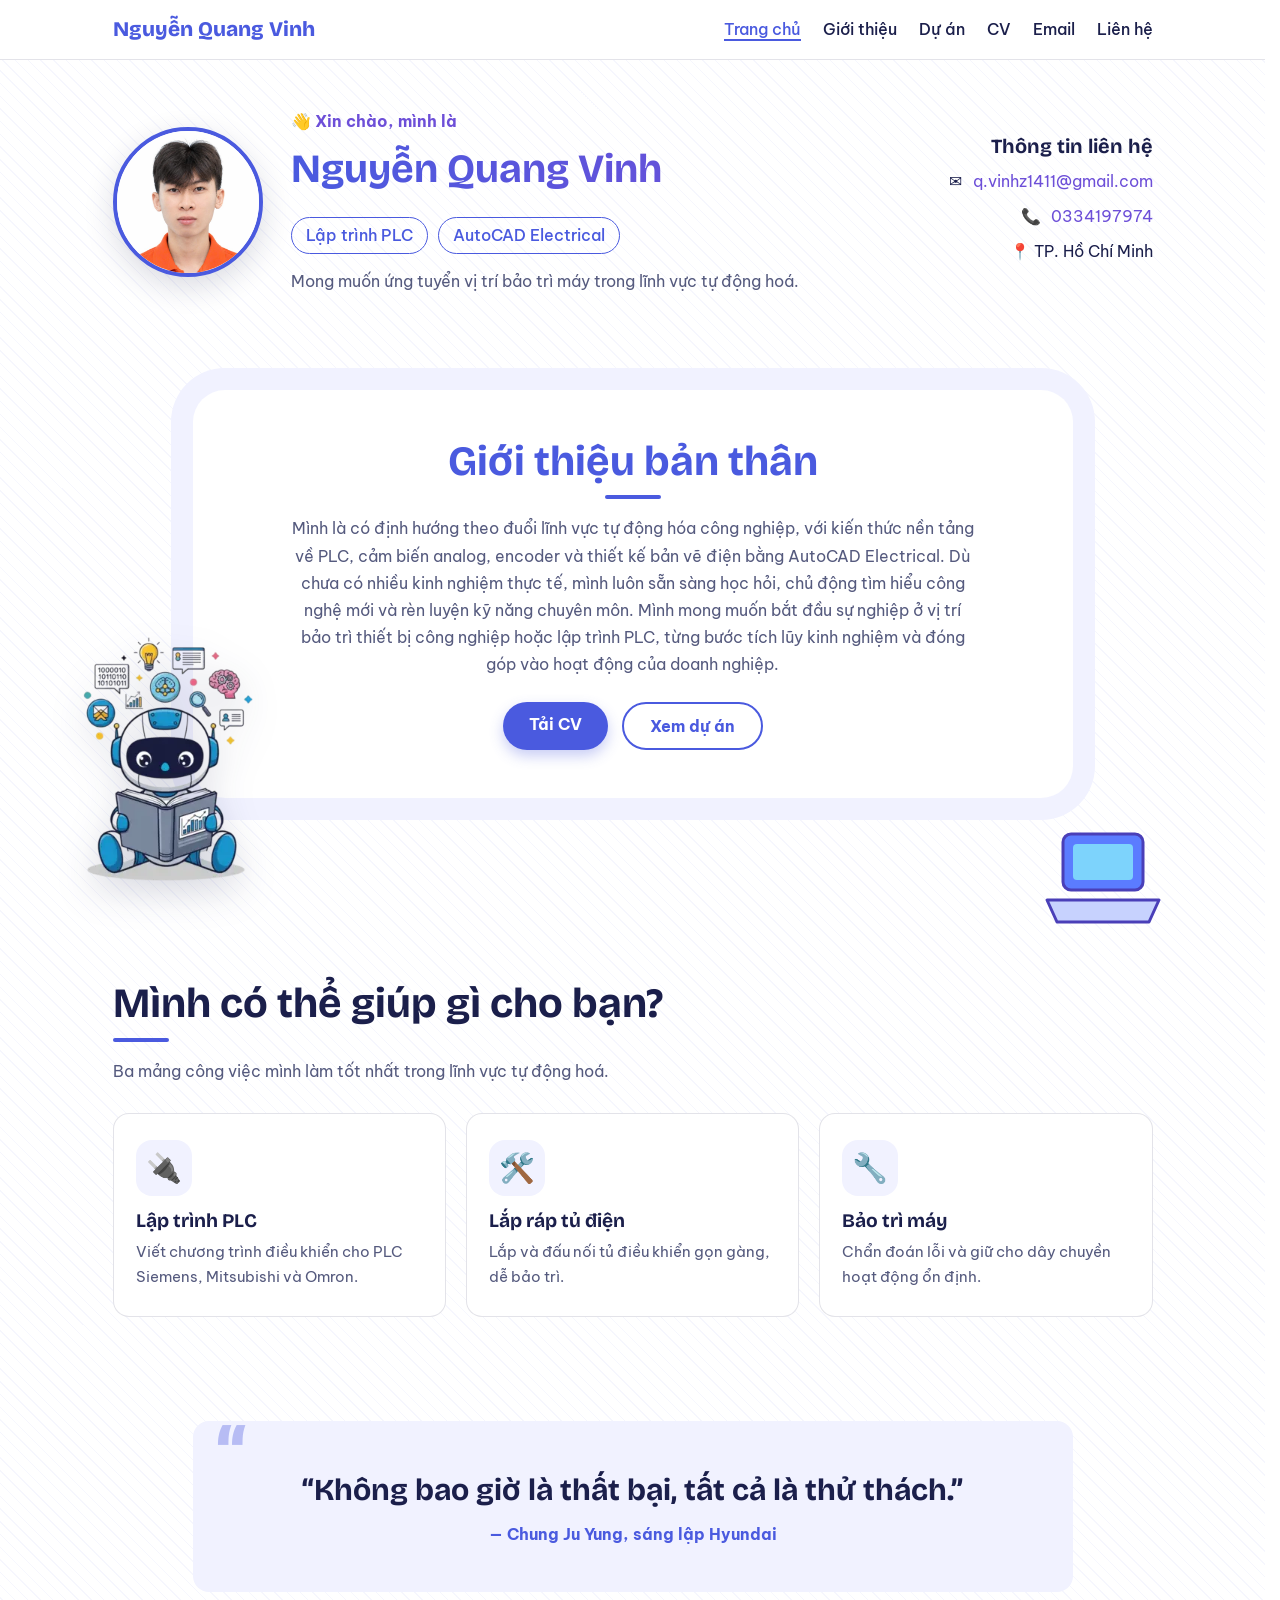
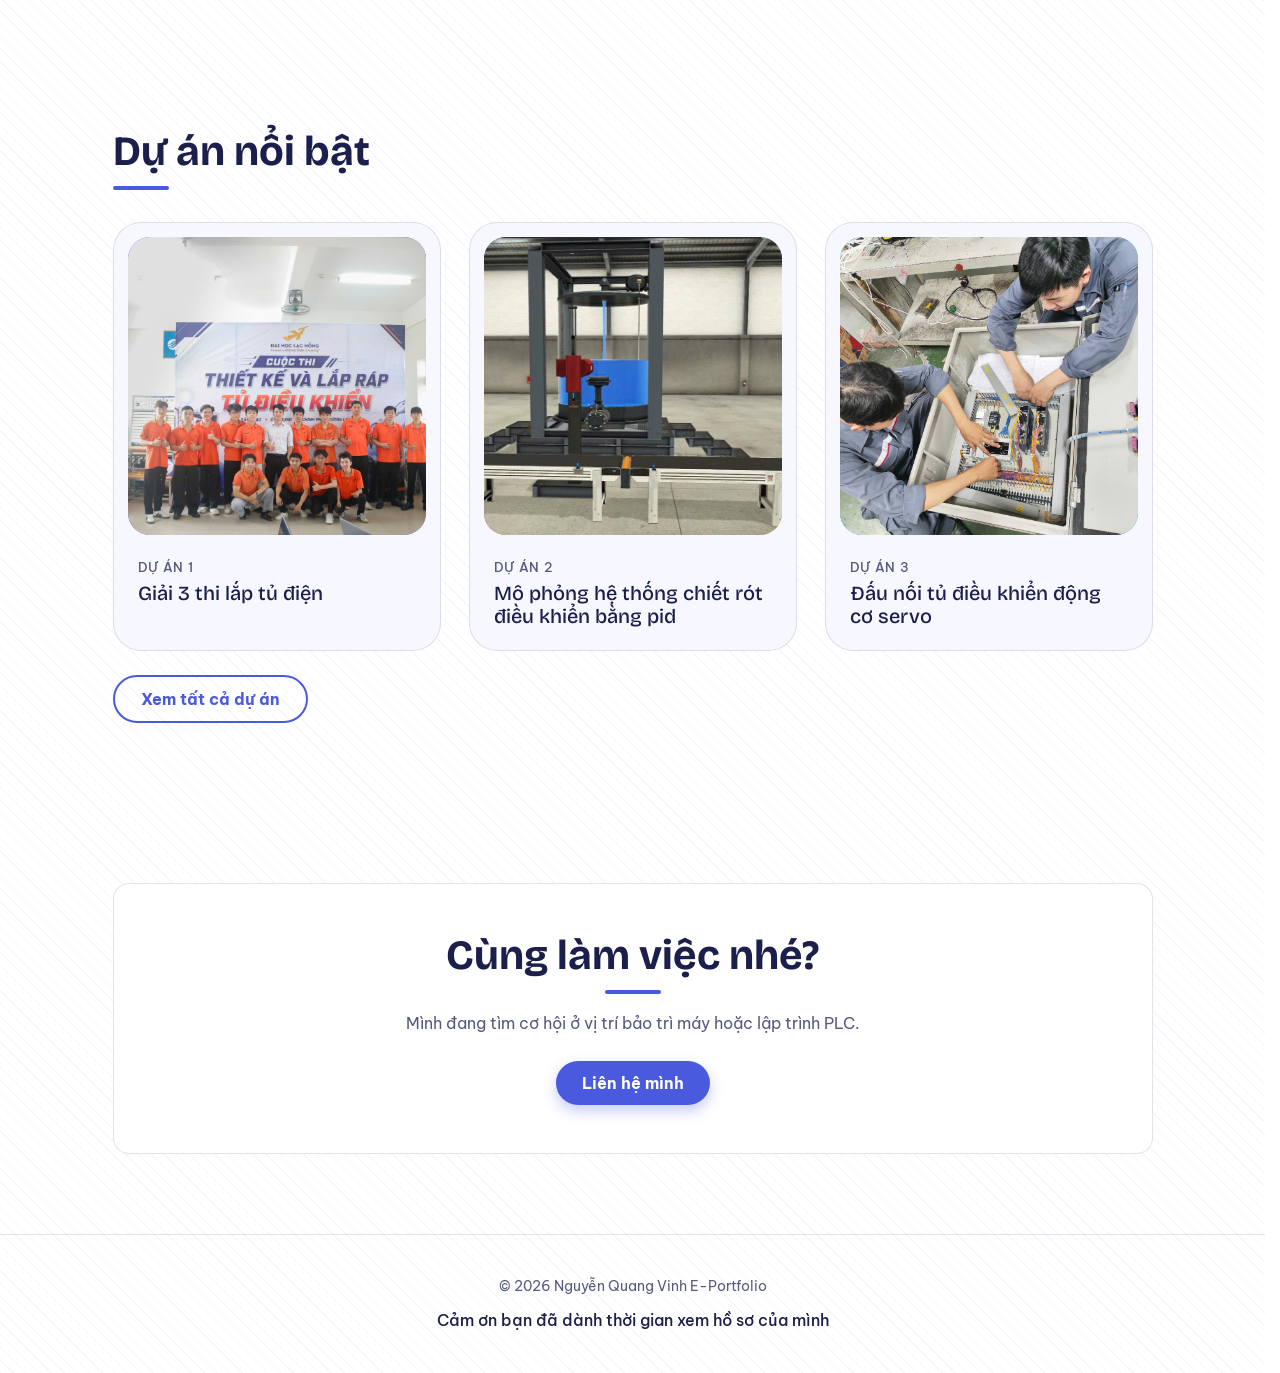
<file: index.html>
<!DOCTYPE html>
<html lang="vi">
<head>
  <meta charset="UTF-8">
  <meta name="viewport" content="width=device-width, initial-scale=1">
  <title>Trang chủ – Nguyễn Quang Vinh</title>
  <link rel="icon" href="assets/favicon.svg">
  <link rel="preconnect" href="https://fonts.googleapis.com">
  <link rel="preconnect" href="https://fonts.gstatic.com" crossorigin>
  <link href="https://fonts.googleapis.com/css2?family=Be+Vietnam+Pro:wght@400;500;700&family=Bricolage+Grotesque:wght@700;800&display=swap" rel="stylesheet">
  <link rel="stylesheet" href="css/main.css">
</head>
<body>
  <div class="navbar">
    <nav class="container nav" aria-label="Menu chính">
      <a class="logo" href="index.html">Nguyễn Quang Vinh</a>
      <ul class="menu">
        <li><a href="index.html" aria-current="page">Trang chủ</a></li>
        <li><a href="about.html" >Giới thiệu</a></li>
        <li><a href="projects.html" >Dự án</a></li>
        <li><a href="cv.html" >CV</a></li>
        <li><a href="email.html" >Email</a></li>
        <li><a href="contact.html" >Liên hệ</a></li>
      </ul>
    </nav>
  </div>
  <main>
    <header class="container hero">
      <div class="who">
        <div class="photo">
          <span aria-hidden="true">HV</span>
          <img src="assets/avatart.jpg" alt="Ảnh đại diện của Vinh">
        </div>
        <div>
          <p class="hello">👋 Xin chào, mình là</p>
          <h1>Nguyễn Quang Vinh</h1>
          <ul class="roles"><li>Lập trình PLC</li><li>AutoCAD Electrical</li></ul>
          <p class="goal">Mong muốn ứng tuyển vị trí bảo trì máy trong lĩnh vực tự động hoá.</p>
        </div>
      </div>
      <aside class="contact-box">
        <h2>Thông tin liên hệ</h2>
        <ul><li>✉️ <a>q.vinhz1411@gmail.com</a></li><li>📞 <a>0334197974</a></li><li>📍 TP. Hồ Chí Minh</li></ul>
      </aside>
    </header>

    <section class="container intro-wrap">
      <img class="deco robot" src="assets/robot.png" alt="" aria-hidden="true">
      <div class="intro">
        <h2>Giới thiệu bản thân</h2>
        <p>Mình là có định hướng theo đuổi lĩnh vực tự động hóa công nghiệp, với kiến thức nền tảng về PLC,
          cảm biến analog, encoder và thiết kế bản vẽ điện bằng AutoCAD Electrical. 
          Dù chưa có nhiều kinh nghiệm thực tế, mình luôn sẵn sàng học hỏi, 
          chủ động tìm hiểu công nghệ mới và rèn luyện kỹ năng chuyên môn. 
          Mình mong muốn bắt đầu sự nghiệp ở vị trí bảo trì thiết bị công nghiệp hoặc lập trình PLC, 
          từng bước tích lũy kinh nghiệm và đóng góp vào hoạt động của doanh nghiệp.</p>
        <div class="btns"><a class="btn" href="assets/CV_NguyenQuangVinh.pdf" download>Tải CV</a><a class="btn ghost" href="projects.html">Xem dự án</a></div>
      </div>
      <svg class="deco laptop" viewBox="0 0 140 110" aria-hidden="true"><rect x="30" y="8" width="80" height="56" rx="8" fill="#5b7cff" stroke="#4a3fb8" stroke-width="3"/><rect x="40" y="18" width="60" height="36" rx="4" fill="#7dd3fc"/><path d="M14 74h112l-10 22H24z" fill="#c7d2fe" stroke="#4a3fb8" stroke-width="3" stroke-linejoin="round"/></svg>
    </section>

    <section class="container">
      <h2>Mình có thể giúp gì cho bạn?</h2>
      <p class="lead">Ba mảng công việc mình làm tốt nhất trong lĩnh vực tự động hoá.</p>
      <div class="services">
        <div class="service"><span>🔌</span><h3>Lập trình PLC</h3><p>Viết chương trình điều khiển cho PLC Siemens, Mitsubishi và Omron.</p></div>
        <div class="service"><span>🛠️</span><h3>Lắp ráp tủ điện</h3><p>Lắp và đấu nối tủ điều khiển gọn gàng, dễ bảo trì.</p></div>
        <div class="service"><span>🔧</span><h3>Bảo trì máy</h3><p>Chẩn đoán lỗi và giữ cho dây chuyền hoạt động ổn định.</p></div>
      </div>
    </section>

    <section class="container" style="padding-block:24px 0">
      <blockquote class="quote big">“Không bao giờ là thất bại, tất cả là thử thách.”<cite>— Chung Ju Yung, sáng lập Hyundai</cite></blockquote>
    </section>

    <section style="margin-top:56px"><div class="container">
      <h2>Dự án nổi bật</h2>
      <div class="projects">
        <a class="project" href="projects.html#proj-1"><div class="thumb"><span>🏆</span><img src="assets/td.jpg" alt=""></div><div class="project-info"><small>Dự án 1</small><h3>Giải 3 thi lắp tủ điện</h3></div></a>
        <a class="project" href="projects.html#proj-2"><div class="thumb"><span>⚙️</span><img src="assets/pid.jpg" alt=""></div><div class="project-info"><small>Dự án 2</small><h3>Mô phỏng hệ thống chiết rót điều khiển bằng pid</h3></div></a>
        <a class="project" href="projects.html#proj-3"><div class="thumb"><span>📦</span><img src="assets/Sunsco.jpg" alt=""></div><div class="project-info"><small>Dự án 3</small><h3>Đấu nối tủ điều khiển động cơ servo</h3></div></a>
      </div>
      <div class="btns"><a class="btn ghost" href="projects.html">Xem tất cả dự án</a></div>
    </div></section>
    <section class="container"><div class="cta">
      <h2>Cùng làm việc nhé?</h2>
      <p class="lead" style="margin-inline:auto">Mình đang tìm cơ hội ở vị trí bảo trì máy hoặc lập trình PLC.</p>
      <div class="btns"><a class="btn" href="contact.html">Liên hệ mình</a></div>
    </div></section>
  </main>
  <footer><p>© 2026 Nguyễn Quang Vinh E-Portfolio</p><p>Cảm ơn bạn đã dành thời gian xem hồ sơ của mình</p></footer>
</body>
</html>
</file>
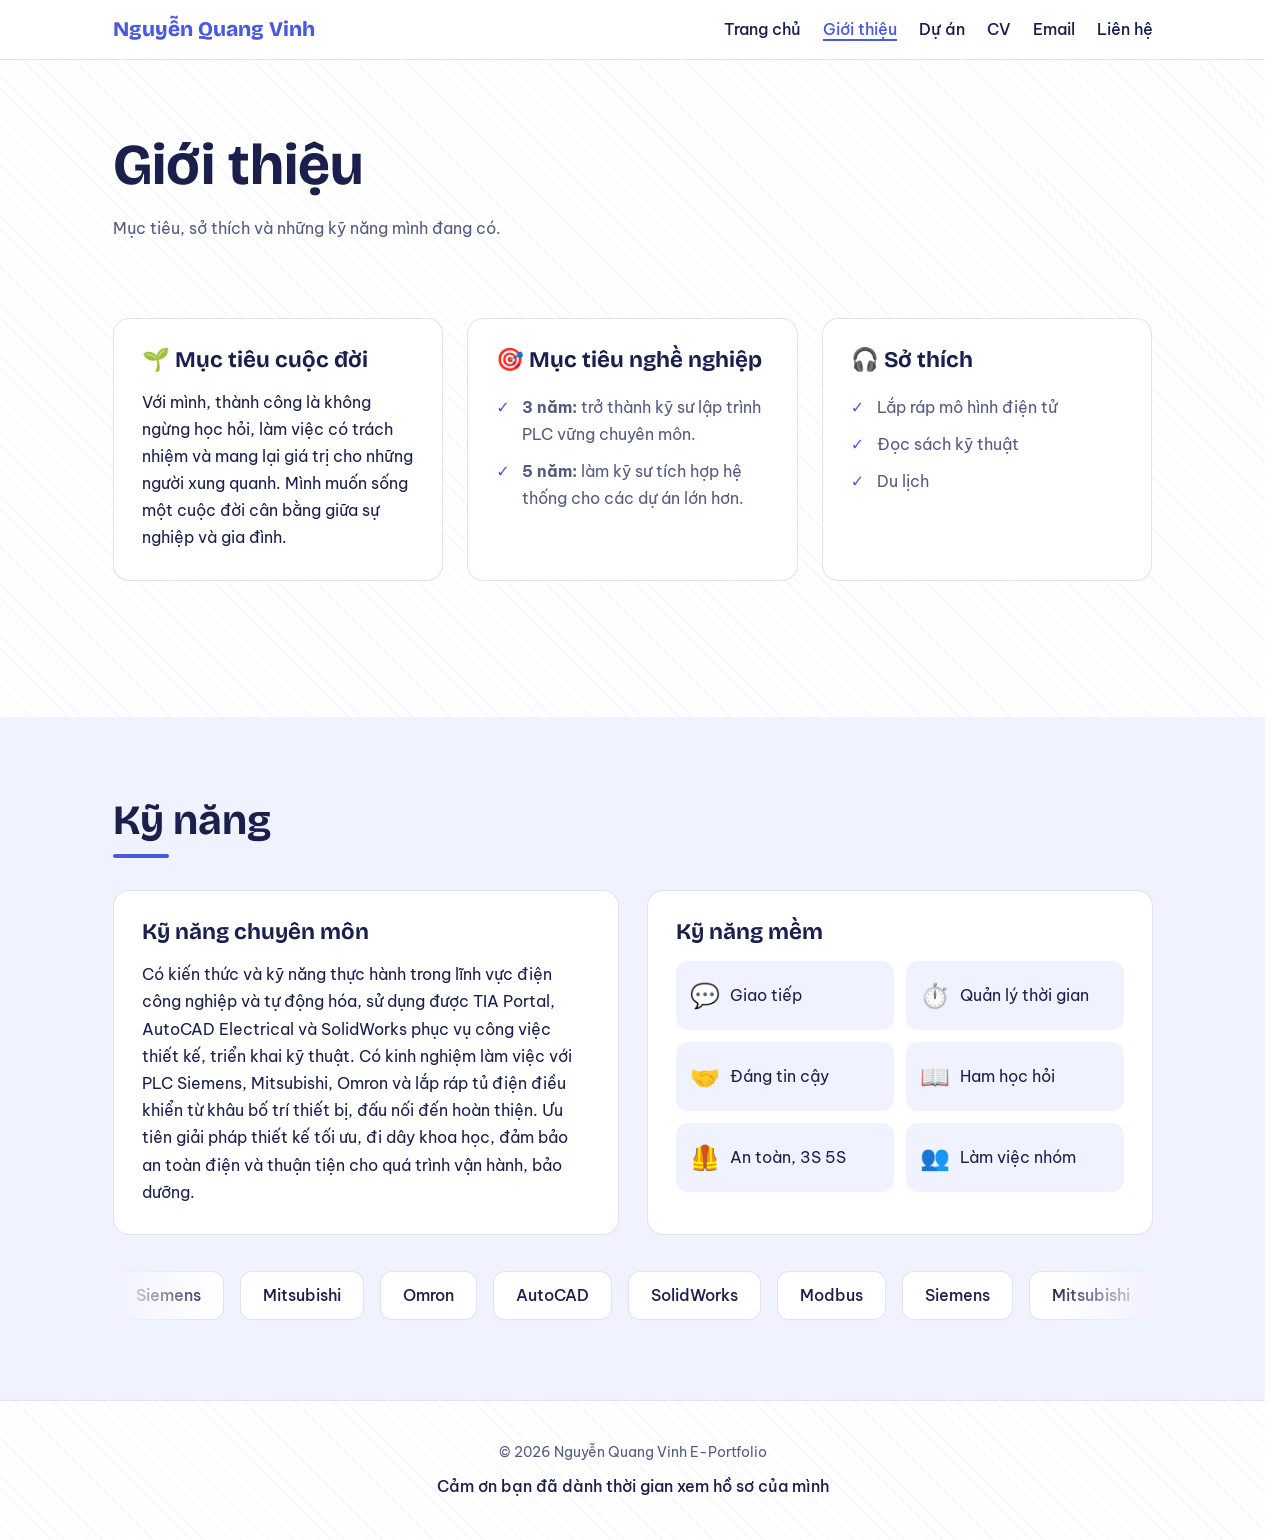
<file: about.html>
<!DOCTYPE html>
<html lang="vi">
<head>
  <meta charset="UTF-8">
  <meta name="viewport" content="width=device-width, initial-scale=1">
  <title>Giới thiệu – Nguyễn Quang Vinh</title>
  <link rel="icon" href="assets/favicon.svg">
  <link rel="preconnect" href="https://fonts.googleapis.com">
  <link rel="preconnect" href="https://fonts.gstatic.com" crossorigin>
  <link href="https://fonts.googleapis.com/css2?family=Be+Vietnam+Pro:wght@400;500;700&family=Bricolage+Grotesque:wght@700;800&display=swap" rel="stylesheet">
  <link rel="stylesheet" href="css/main.css">
</head>
<body>
  <div class="navbar">
    <nav class="container nav" aria-label="Menu chính">
      <a class="logo" href="index.html">Nguyễn Quang Vinh</a>
      <ul class="menu">
        <li><a href="index.html" >Trang chủ</a></li>
        <li><a href="about.html" aria-current="page">Giới thiệu</a></li>
        <li><a href="projects.html" >Dự án</a></li>
        <li><a href="cv.html" >CV</a></li>
        <li><a href="email.html" >Email</a></li>
        <li><a href="contact.html" >Liên hệ</a></li>
      </ul>
    </nav>
  </div>
  <main>
    <div class="container page-head"><h1>Giới thiệu</h1><p class="lead">Mục tiêu, sở thích và những kỹ năng mình đang có.</p></div>

    <section class="container" style="padding-top:24px">
      <div class="cards">
        <div class="panel"><h3>🌱 Mục tiêu cuộc đời</h3><p>Với mình, thành công là không ngừng học hỏi, làm việc có trách nhiệm và mang lại giá trị cho những người xung quanh. Mình muốn sống một cuộc đời cân bằng giữa sự nghiệp và gia đình.</p></div>
        <div class="panel"><h3>🎯 Mục tiêu nghề nghiệp</h3><ul class="checks"><li><b>3 năm:</b> trở thành kỹ sư lập trình PLC vững chuyên môn.</li><li><b>5 năm:</b> làm kỹ sư tích hợp hệ thống cho các dự án lớn hơn.</li></ul></div>
        <div class="panel"><h3>🎧 Sở thích</h3><ul class="checks"><li>Lắp ráp mô hình điện tử</li><li>Đọc sách kỹ thuật</li><li>Du lịch</li></ul></div>
      </div>
    </section>

    <section class="alt" style="margin-top:56px"><div class="container">
      <h2>Kỹ năng</h2>
      <div class="skills-grid">
        <div class="panel"><h3>Kỹ năng chuyên môn</h3>
          <p>Có kiến thức và kỹ năng thực hành trong lĩnh vực điện công nghiệp và tự động hóa, sử dụng được TIA Portal, AutoCAD Electrical và SolidWorks phục vụ công việc thiết kế, triển khai kỹ thuật. Có kinh nghiệm làm việc với PLC Siemens, Mitsubishi, Omron và lắp ráp tủ điện điều khiển từ khâu bố trí thiết bị, đấu nối đến hoàn thiện. Ưu tiên giải pháp thiết kế tối ưu, đi dây khoa học, đảm bảo an toàn điện và thuận tiện cho quá trình vận hành, bảo dưỡng.</p>
        </div>
        <div class="panel"><h3>Kỹ năng mềm</h3>
          <ul class="soft">
            <li><span>💬</span>Giao tiếp</li><li><span>⏱️</span>Quản lý thời gian</li><li><span>🤝</span>Đáng tin cậy</li>
            <li><span>📖</span>Ham học hỏi</li><li><span>🦺</span>An toàn, 3S 5S</li><li><span>👥</span>Làm việc nhóm</li>
          </ul>
        </div>
      </div>
      <div class="marquee" aria-label="Công cụ sử dụng"><ul class="track">
        <li class="tool">Siemens</li><li class="tool">Mitsubishi</li><li class="tool">Omron</li><li class="tool">AutoCAD</li><li class="tool">SolidWorks</li><li class="tool">Modbus</li>
        <li class="tool" aria-hidden="true">Siemens</li><li class="tool" aria-hidden="true">Mitsubishi</li><li class="tool" aria-hidden="true">Omron</li><li class="tool" aria-hidden="true">AutoCAD</li><li class="tool" aria-hidden="true">SolidWorks</li>
      </ul></div>
    </div></section>
  </main>
  <footer><p>© 2026 Nguyễn Quang Vinh E-Portfolio</p><p>Cảm ơn bạn đã dành thời gian xem hồ sơ của mình</p></footer>
</body>
</html>
</file>
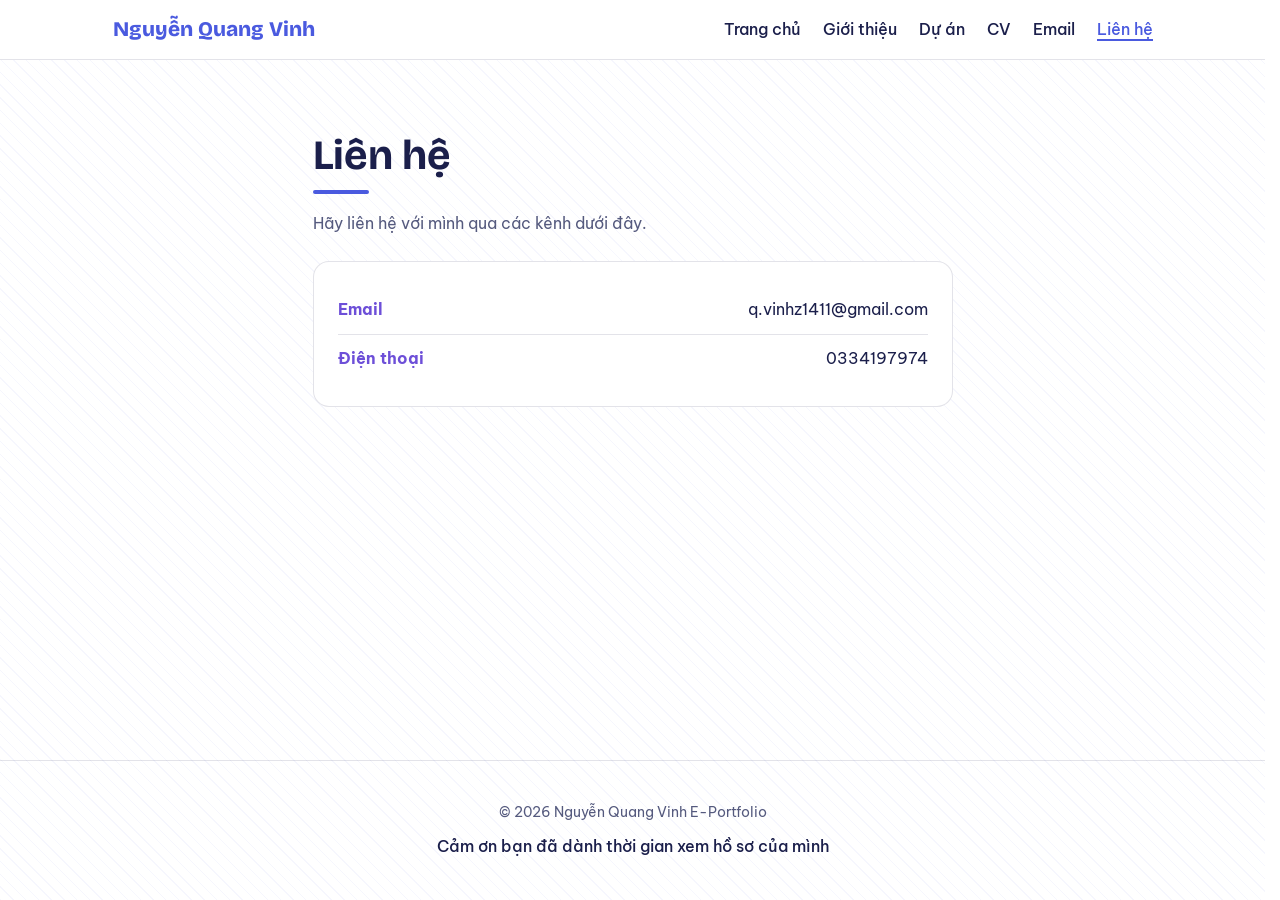
<file: contact.html>
<!DOCTYPE html>
<html lang="vi">
<head>
  <meta charset="UTF-8">
  <meta name="viewport" content="width=device-width, initial-scale=1">
  <title>Liên hệ – Nguyễn Quang Vinh</title>
  <link rel="icon" href="assets/favicon.svg">
  <link rel="preconnect" href="https://fonts.googleapis.com">
  <link rel="preconnect" href="https://fonts.gstatic.com" crossorigin>
  <link href="https://fonts.googleapis.com/css2?family=Be+Vietnam+Pro:wght@400;500;700&family=Bricolage+Grotesque:wght@700;800&display=swap" rel="stylesheet">
  <link rel="stylesheet" href="css/main.css">
</head>
<body>
  <div class="navbar">
    <nav class="container nav" aria-label="Menu chính">
      <a class="logo" href="index.html">Nguyễn Quang Vinh</a>
      <ul class="menu">
        <li><a href="index.html" >Trang chủ</a></li>
        <li><a href="about.html" >Giới thiệu</a></li>
        <li><a href="projects.html" >Dự án</a></li>
        <li><a href="cv.html" >CV</a></li>
        <li><a href="email.html" >Email</a></li>
        <li><a href="contact.html" aria-current="page">Liên hệ</a></li>
      </ul>
    </nav>
  </div>
  <main>
    <section class="container contact-single">
      <h2>Liên hệ</h2>
      <p class="lead">Hãy liên hệ với mình qua các kênh dưới đây.</p>
      <ul class="info" style="margin-top:24px"><li><b>Email</b><span>q.vinhz1411@gmail.com</span></li><li><b>Điện thoại</b><span>0334197974</span></li></ul>
    </section>
  </main>
  <footer><p>© 2026 Nguyễn Quang Vinh E-Portfolio</p><p>Cảm ơn bạn đã dành thời gian xem hồ sơ của mình</p></footer>
</body>
</html>
</file>
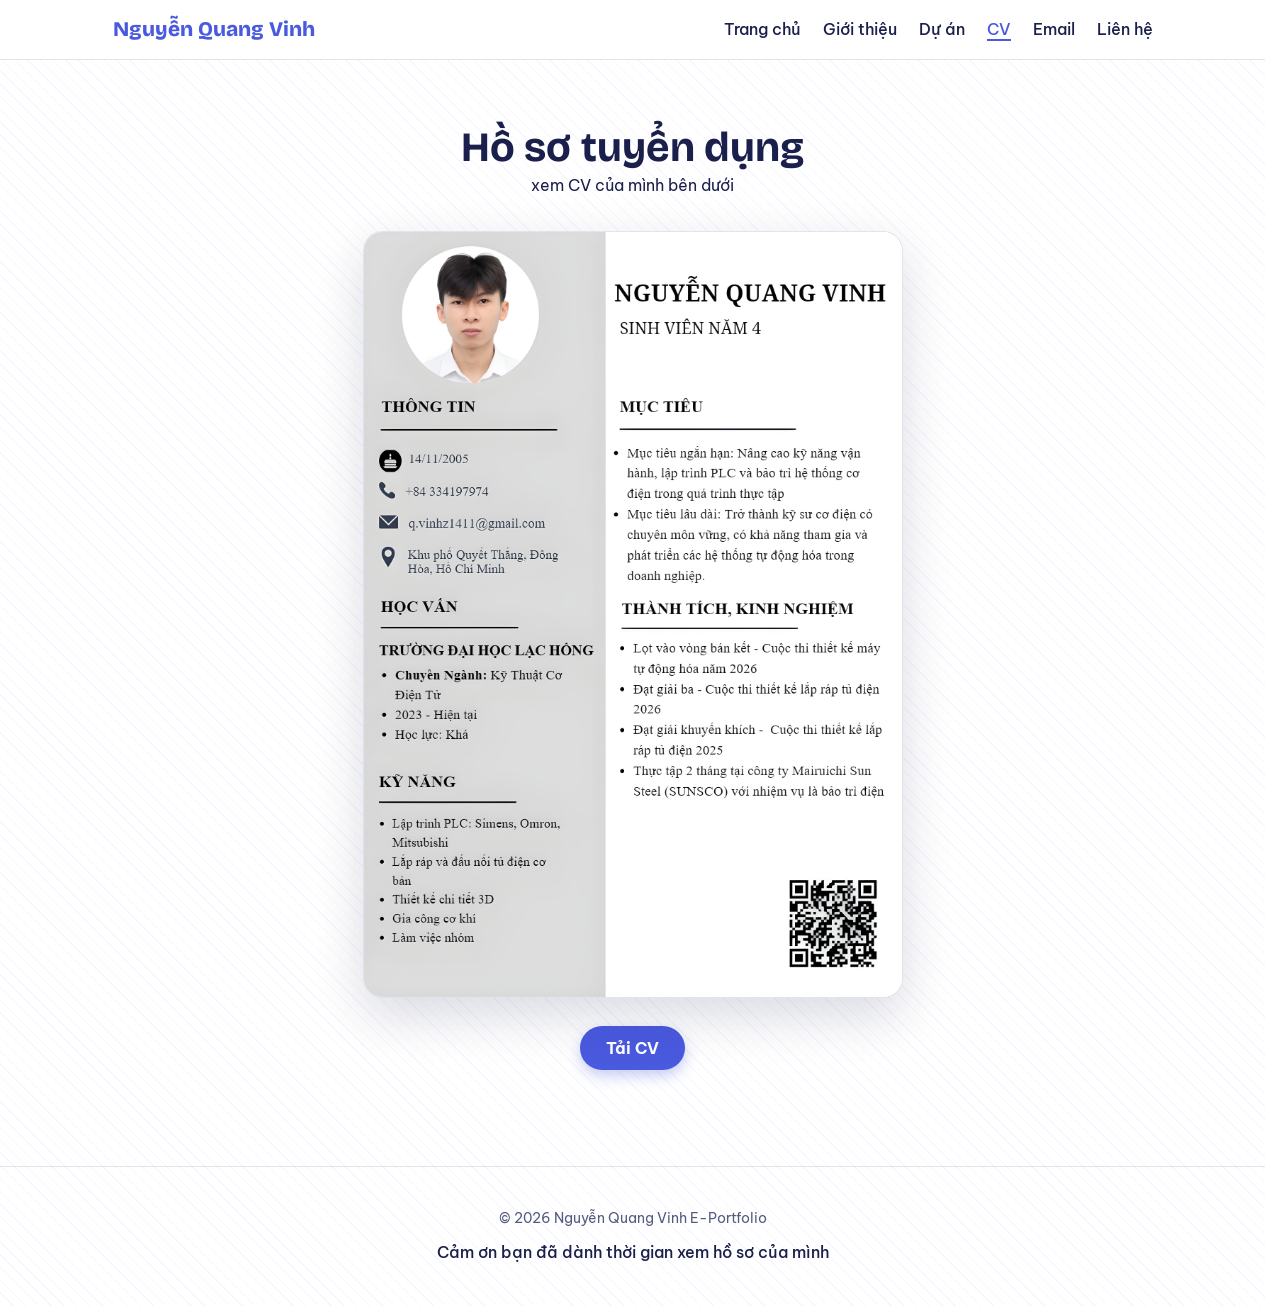
<file: cv.html>
<!DOCTYPE html>
<html lang="vi">
<head>
  <meta charset="UTF-8">
  <meta name="viewport" content="width=device-width, initial-scale=1">
  <title>CV -Nguyễn Quang Vinh</title>
  <link rel="icon" href="assets/favicon.svg">
  <link rel="preconnect" href="https://fonts.googleapis.com">
  <link rel="preconnect" href="https://fonts.gstatic.com" crossorigin>
  <link href="https://fonts.googleapis.com/css2?family=Be+Vietnam+Pro:wght@400;500;700&family=Bricolage+Grotesque:wght@700;800&display=swap" rel="stylesheet">
  <link rel="stylesheet" href="css/main.css">
</head>
<body>
  <div class="navbar">
    <nav class="container nav" aria-label="Menu chính">
      <a class="logo" href="index.html">Nguyễn Quang Vinh</a>
      <ul class="menu">
        <li><a href="index.html" >Trang chủ</a></li>
        <li><a href="about.html" >Giới thiệu</a></li>
        <li><a href="projects.html" >Dự án</a></li>
        <li><a href="cv.html" aria-current="page">CV</a></li>
        <li><a href="email.html" >Email</a></li>
        <li><a href="contact.html" >Liên hệ</a></li>
      </ul>
    </nav>
  </div>
  <main>
    <section class="container cv-page">
      <h1>Hồ sơ tuyển dụng</h1>
      <p>xem CV của mình bên dưới</p>
      <figure class="cv-sheet">
        <a href="assets/CV.png" target="_blank" rel="noopener" aria-label="Mở ảnh CV kích thước đầy đủ"><img src="assets/CV.png" alt=""></a>
      </figure>
      <div class="btns"><a class="btn" href="assets/CV_NguyenQuangVinh.pdf" download="CV_NguyenQuangVinh.pdf">Tải CV</a></div>
    </section>
  </main>
  <footer><p>© 2026 Nguyễn Quang Vinh E-Portfolio</p><p>Cảm ơn bạn đã dành thời gian xem hồ sơ của mình</p></footer>
</body>
</html>
</file>
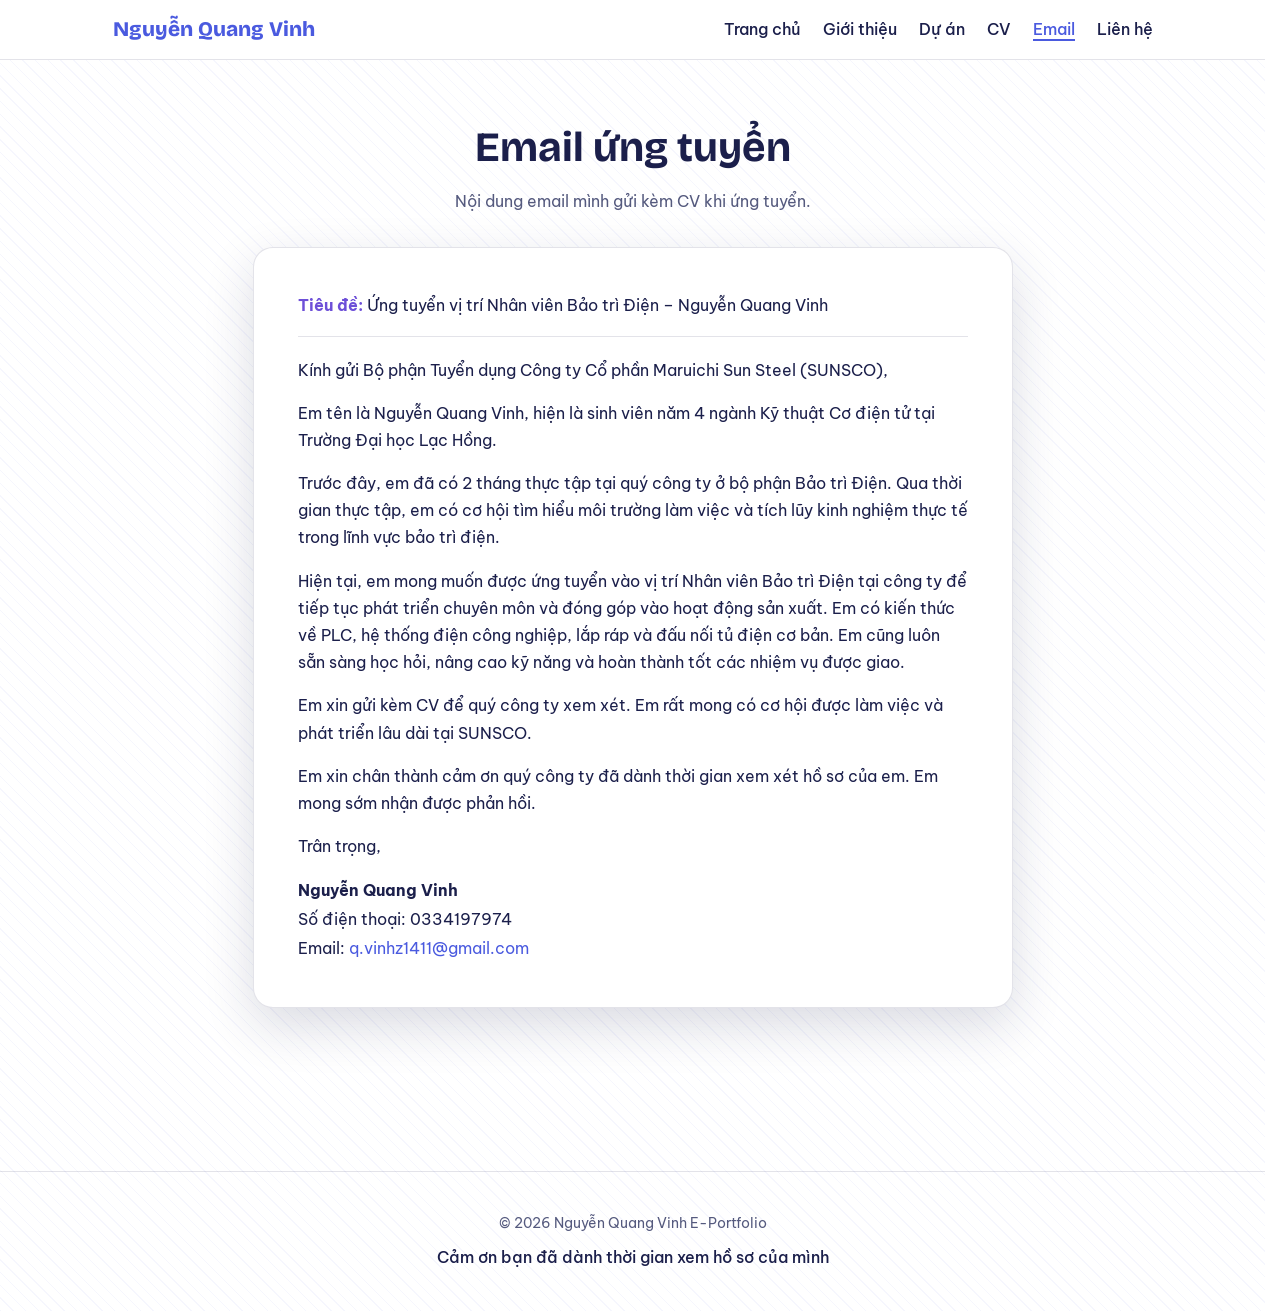
<file: email.html>
<!DOCTYPE html>
<html lang="vi">
<head>
  <meta charset="UTF-8">
  <meta name="viewport" content="width=device-width, initial-scale=1">
  <title>Email – Nguyễn Quang Vinh</title>
  <link rel="icon" href="assets/favicon.svg">
  <link rel="preconnect" href="https://fonts.googleapis.com">
  <link rel="preconnect" href="https://fonts.gstatic.com" crossorigin>
  <link href="https://fonts.googleapis.com/css2?family=Be+Vietnam+Pro:wght@400;500;700&family=Bricolage+Grotesque:wght@700;800&display=swap" rel="stylesheet">
  <link rel="stylesheet" href="css/main.css">
</head>
<body>
  <div class="navbar">
    <nav class="container nav" aria-label="Menu chính">
      <a class="logo" href="index.html">Nguyễn Quang Vinh</a>
      <ul class="menu">
        <li><a href="index.html" >Trang chủ</a></li>
        <li><a href="about.html" >Giới thiệu</a></li>
        <li><a href="projects.html" >Dự án</a></li>
        <li><a href="cv.html" >CV</a></li>
        <li><a href="email.html" aria-current="page">Email</a></li>
        <li><a href="contact.html" >Liên hệ</a></li>
      </ul>
    </nav>
  </div>
  <main>
    <section class="container email-page">
      <h1>Email ứng tuyển</h1>
      <p class="lead">Nội dung email mình gửi kèm CV khi ứng tuyển.</p>

      <article class="email-sheet" aria-label="Nội dung email ứng tuyển">
        <p class="email-subject"><strong>Tiêu đề:</strong> <span id="mail-subject">Ứng tuyển vị trí Nhân viên Bảo trì Điện – Nguyễn Quang Vinh</span></p>

        <div id="mail-body">
          <p>Kính gửi Bộ phận Tuyển dụng Công ty Cổ phần Maruichi Sun Steel (SUNSCO),</p>

          <p>Em tên là Nguyễn Quang Vinh, hiện là sinh viên năm 4 ngành Kỹ thuật Cơ điện tử tại Trường Đại học Lạc Hồng.</p>

          <p>Trước đây, em đã có 2 tháng thực tập tại quý công ty ở bộ phận Bảo trì Điện. Qua thời gian thực tập, em có cơ hội tìm hiểu môi trường làm việc và tích lũy kinh nghiệm thực tế trong lĩnh vực bảo trì điện.</p>

          <p>Hiện tại, em mong muốn được ứng tuyển vào vị trí Nhân viên Bảo trì Điện tại công ty để tiếp tục phát triển chuyên môn và đóng góp vào hoạt động sản xuất. Em có kiến thức về PLC, hệ thống điện công nghiệp, lắp ráp và đấu nối tủ điện cơ bản. Em cũng luôn sẵn sàng học hỏi, nâng cao kỹ năng và hoàn thành tốt các nhiệm vụ được giao.</p>

          <p>Em xin gửi kèm CV để quý công ty xem xét. Em rất mong có cơ hội được làm việc và phát triển lâu dài tại SUNSCO.</p>

          <p>Em xin chân thành cảm ơn quý công ty đã dành thời gian xem xét hồ sơ của em. Em mong sớm nhận được phản hồi.</p>

          <p>Trân trọng,</p>

          <p class="email-sign"><strong>Nguyễn Quang Vinh</strong><br>
            Số điện thoại: 0334197974<br>
            Email: <a>q.vinhz1411@gmail.com</a></p>
        </div>
      </article>

      <div class="btns">

      </div>
      <p class="email-status" id="copy-status" role="status" aria-live="polite"></p>
    </section>
  </main>
  <footer><p>© 2026 Nguyễn Quang Vinh E-Portfolio</p><p>Cảm ơn bạn đã dành thời gian xem hồ sơ của mình</p></footer>

  <script>
    (function () {
      var subject = document.getElementById('mail-subject').textContent.trim();
      var paragraphs = document.querySelectorAll('#mail-body p');
      var body = Array.prototype.map.call(paragraphs, function (p) {
        return p.innerText.trim();
      }).join('\n\n');
    })();
  </script>
</body>
</html>
</file>
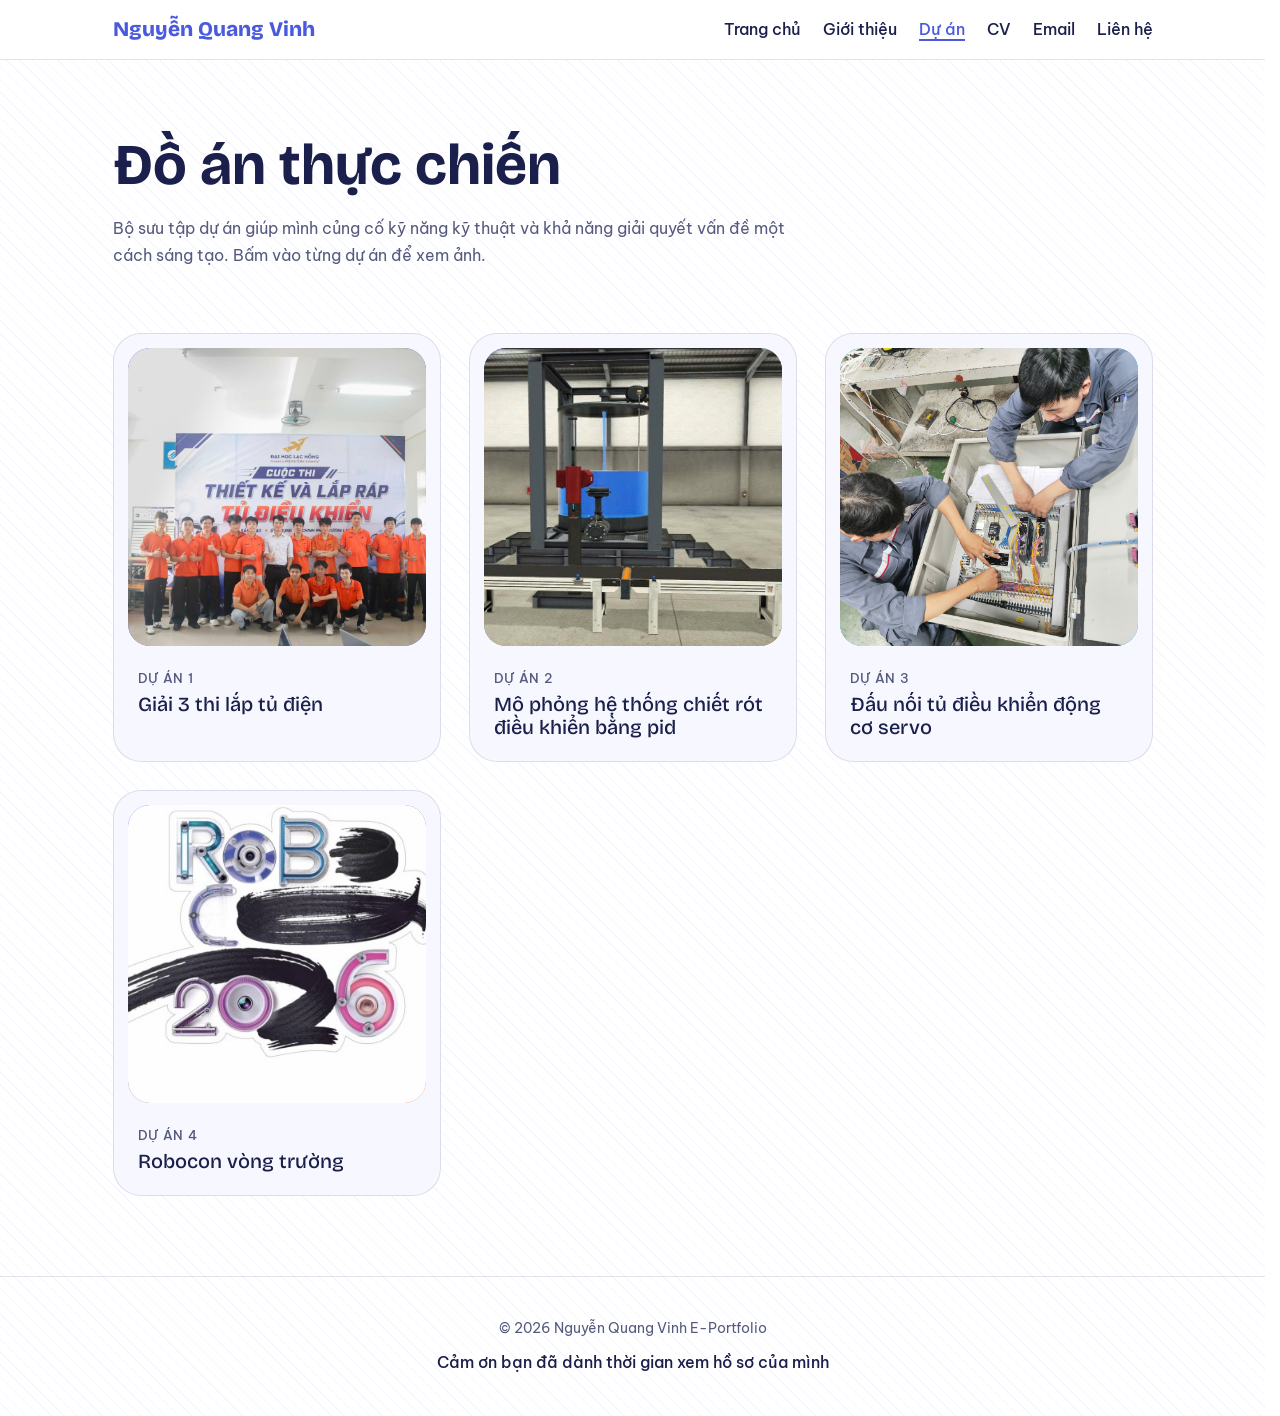
<file: projects.html>
<!DOCTYPE html>
<html lang="vi">
<head>
  <meta charset="UTF-8">
  <meta name="viewport" content="width=device-width, initial-scale=1">
  <title>Dự án – Nguyễn Quang Vinh</title>
  <link rel="icon" href="assets/favicon.svg">
  <link rel="preconnect" href="https://fonts.googleapis.com">
  <link rel="preconnect" href="https://fonts.gstatic.com" crossorigin>
  <link href="https://fonts.googleapis.com/css2?family=Be+Vietnam+Pro:wght@400;500;700&family=Bricolage+Grotesque:wght@700;800&display=swap" rel="stylesheet">
  <link rel="stylesheet" href="css/main.css">
  <link rel="preconnect" href="https://www.youtube.com">
  <link rel="preconnect" href="https://i.ytimg.com">
  <link rel="preconnect" href="https://www.google.com">
</head>
<body>
  <div class="navbar">
    <nav class="container nav" aria-label="Menu chính">
      <a class="logo" href="index.html">Nguyễn Quang Vinh</a>
      <ul class="menu">
        <li><a href="index.html" >Trang chủ</a></li>
        <li><a href="about.html" >Giới thiệu</a></li>
        <li><a href="projects.html" aria-current="page">Dự án</a></li>
        <li><a href="cv.html" >CV</a></li>
        <li><a href="email.html" >Email</a></li>
        <li><a href="contact.html" >Liên hệ</a></li>
      </ul>
    </nav>
  </div>
  <main>
    <div class="container page-head center"><h1>Đồ án thực chiến</h1><p class="lead">Bộ sưu tập dự án giúp mình củng cố kỹ năng kỹ thuật và khả năng giải quyết vấn đề một cách sáng tạo. Bấm vào từng dự án để xem ảnh.</p></div>
    <section class="container" id="projects" style="padding-top:8px">
      <div class="projects">
        <a class="project" href="#proj-1"><div class="thumb"><span>🏆</span><img src="assets/td.jpg" alt=""></div><div class="project-info"><small>Dự án 1</small><h3>Giải 3 thi lắp tủ điện</h3></div></a>
        <a class="project" href="#proj-2"><div class="thumb"><span>⚙️</span><img src="assets/pid.jpg" alt=""></div><div class="project-info"><small>Dự án 2</small><h3>Mô phỏng hệ thống chiết rót điều khiển bằng pid</h3></div></a>
        <a class="project" href="#proj-3"><div class="thumb"><span>📦</span><img src="assets/Sunsco.jpg" alt=""></div><div class="project-info"><small>Dự án 3</small><h3>Đấu nối tủ điều khiển động cơ servo</h3></div></a>
        <a class="project" href="#proj-4"><div class="thumb"><span>🤖</span><img src="assets/robocon.jpg" alt=""></div><div class="project-info"><small>Dự án 4</small><h3>Robocon vòng trường</h3></div></a>
      </div>
    </section>
    <div class="modal" id="proj-1">
      <a class="backdrop" href="#projects" aria-label="Đóng"></a>
      <div class="box">
        <a class="close" href="#projects" aria-label="Đóng">×</a>
        <h2>Giải 3 thi lắp tủ điện</h2><p class="lead">Thiết kế layout, bản vẽ và đấu nối, lập trình PLC Mitsubishi</p>
        <div class="gallery">
          <div class="g"><a href="#img-1-1" data-label="📷 Ảnh 1" aria-label="Xem ảnh 1">
            <img src="assets/td1.jpg" alt=""></a>
            <div class="lightbox" id="img-1-1"><a class="lb-bg" href="#proj-1" aria-label="Đóng"></a>
              <a class="lb-close" href="#proj-1" aria-label="Đóng">×</a>
              <a class="lb-img" href="#proj-1"><img src="assets/td1.jpg" alt="Ảnh 1 – Đấu nối tủ điều khiển động cơ servo" loading="lazy"></a>
            </div>
          </div>
          <div class="g">
            <a href="#img-1-2" data-label="📷 Ảnh 2" aria-label="Xem ảnh 2"><img src="assets/td2.jpg" alt=""></a>
              <div class="lightbox" id="img-1-2"><a class="lb-bg" href="#proj-1" aria-label="Đóng"></a>
                <a class="lb-close" href="#proj-1" aria-label="Đóng">×</a>
                <a class="lb-img" href="#proj-1"><img src="assets/td2.jpg" alt="Ảnh 2 – Đấu nối tủ điều khiển động cơ servo" loading="lazy">
                </a>
              </div>
            </div>
          <div class="g">
            <a href="#img-1-3" data-label="📷 Ảnh 3" aria-label="Xem ảnh 3"><img src="assets/td3.jpg" alt=""></a>
              <div class="lightbox" id="img-1-3"><a class="lb-bg" href="#proj-1" aria-label="Đóng"></a>
                <a class="lb-close" href="#proj-1" aria-label="Đóng">×</a>
                <a class="lb-img" href="#proj-1"><img src="assets/td3.jpg" alt="Ảnh 3 – Đấu nối tủ điều khiển động cơ servo" loading="lazy">
                </a>
              </div>
            </div>
       </div>
      </div>
    </div>
    <div class="modal" id="proj-2">
      <a class="backdrop" href="#projects" aria-label="Đóng"></a>
      <div class="box">
        <a class="close" href="#projects" aria-label="Đóng">×</a>
        <h2>Mô phỏng hệ thống chiết rót điều khiển bằng pid</h2><p class="lead">Mô phỏng qua factory IO và điều khiển chiết rót bằng pid</p>
        <div class="gallery">
          <div class="g"><a href="#img-2-1" data-label="📷 Ảnh 1" aria-label="Xem ảnh 1">
            <img src="assets/pid1.png" alt=""></a>
            <div class="lightbox" id="img-2-1"><a class="lb-bg" href="#proj-2" aria-label="Đóng"></a>
              <a class="lb-close" href="#proj-2" aria-label="Đóng">×</a>
              <a class="lb-img" href="#proj-2"><img src="assets/pid1.png" alt="Ảnh 1 – Mô phỏng hệ thống chiết rót điều khiển bằng pid" loading="lazy"></a>
            </div>
          </div>
          <div class="g">
            <a href="#img-2-2" data-label="📷 Ảnh 2" aria-label="Xem ảnh 2"><img src="assets/pid2.png" alt=""></a>
              <div class="lightbox" id="img-2-2"><a class="lb-bg" href="#proj-2" aria-label="Đóng"></a>
                <a class="lb-close" href="#proj-2" aria-label="Đóng">×</a>
                <a class="lb-img" href="#proj-2"><img src="assets/pid2.png" alt="Ảnh 2 – Mô phỏng hệ thống chiết rót điều khiển bằng pid" loading="lazy">
                </a>
              </div>
            </div>
          <div class="g">
            <a class="video" href="#video-2-3" data-label="▶ Video" aria-label="Xem video"><img src="assets/pid.jpg" alt=""></a>
            <div class="lightbox" id="video-2-3">
              <a class="lb-bg" href="#proj-2" aria-label="Đóng"></a>
              <a class="lb-close" href="#proj-2" aria-label="Đóng">×</a>
              <div class="lb-video">
                <iframe data-src="https://www.youtube.com/embed/j8sUNNYpzyg?autoplay=1&rel=0&playsinline=1" title="Video mô phỏng chiết rót PID" allow="autoplay; encrypted-media; picture-in-picture; web-share" referrerpolicy="strict-origin-when-cross-origin" allowfullscreen></iframe>
              </div>
            </div>
          </div>
        </div>
      </div>
    </div>
    <div class="modal" id="proj-3">
      <a class="backdrop" href="#projects" aria-label="Đóng"></a>
      <div class="box">
        <a class="close" href="#projects" aria-label="Đóng">×</a>
        <h2>Đấu nối tủ điều khiển động cơ servo</h2><p class="lead">Đọc bản vẽ và đấu nối</p>
        <div class="gallery">
          <div class="g"><a href="#img-3-1" data-label="📷 Ảnh 1" aria-label="Xem ảnh 1">
            <img src="assets/Sunsco1.jpg" alt=""></a>
            <div class="lightbox" id="img-3-1"><a class="lb-bg" href="#proj-3" aria-label="Đóng"></a>
              <a class="lb-close" href="#proj-3" aria-label="Đóng">×</a>
              <a class="lb-img" href="#proj-3"><img src="assets/Sunsco1.jpg" alt="Ảnh 1 – Đấu nối tủ điều khiển động cơ servo" loading="lazy"></a>
            </div>
          </div>
          <div class="g">
            <a href="#img-3-2" data-label="📷 Ảnh 2" aria-label="Xem ảnh 2"><img src="assets/Sunsco2.jpg" alt=""></a>
              <div class="lightbox" id="img-3-2"><a class="lb-bg" href="#proj-3" aria-label="Đóng"></a>
                <a class="lb-close" href="#proj-3" aria-label="Đóng">×</a>
                <a class="lb-img" href="#proj-3"><img src="assets/Sunsco2.jpg" alt="Ảnh 2 – Đấu nối tủ điều khiển động cơ servo" loading="lazy">
                </a>
              </div>
            </div>
          <div class="g">
            <a href="#img-3-3" data-label="📷 Ảnh 3" aria-label="Xem ảnh 3"><img src="assets/Sunsco3.jpg" alt=""></a>
              <div class="lightbox" id="img-3-3"><a class="lb-bg" href="#proj-3" aria-label="Đóng"></a>
                <a class="lb-close" href="#proj-3" aria-label="Đóng">×</a>
                <a class="lb-img" href="#proj-3"><img src="assets/Sunsco3.jpg" alt="Ảnh 3 – Đấu nối tủ điều khiển động cơ servo" loading="lazy">
                </a>
              </div>
            </div>
       </div>
      </div>
    </div>
 
    <div class="modal" id="proj-4">
      <a class="backdrop" href="#projects" aria-label="Đóng"></a>
      <div class="box">
        <a class="close" href="#projects" aria-label="Đóng">×</a>
        <h2>Robocon vòng trường</h2><p class="lead">Thiết kế và lập trình robot thi đấu.</p>
        <div class="gallery">
          <div class="g"><a href="#img-4-1" data-label="📷 Ảnh 1" aria-label="Xem ảnh 1">
            <img src="assets/robocon1.jpg" alt=""></a>
            <div class="lightbox" id="img-4-1"><a class="lb-bg" href="#proj-4" aria-label="Đóng"></a>
              <a class="lb-close" href="#proj-4" aria-label="Đóng">×</a>
              <a class="lb-img" href="#proj-4"><img src="assets/robocon1.jpg" alt="Ảnh 1 – Robocon vòng trường" loading="lazy"></a>
            </div>
          </div>
          <div class="g">
            <a href="#img-4-2" data-label="📷 Ảnh 2" aria-label="Xem ảnh 2"><img src="assets/robocon2.jpg" alt=""></a>
              <div class="lightbox" id="img-4-2"><a class="lb-bg" href="#proj-4" aria-label="Đóng"></a>
                <a class="lb-close" href="#proj-4" aria-label="Đóng">×</a>
                <a class="lb-img" href="#proj-4"><img src="assets/robocon2.jpg" alt="Ảnh 2 – Robocon vòng trường" loading="lazy">
                </a>
              </div>
            </div>
            <div class="g">
              <a class="video" href="#video-4-3" data-label="▶ Video" aria-label="Xem video"><img src="assets/robocon.jpg" alt=""></a>
              <div class="lightbox" id="video-4-3">
                <a class="lb-bg" href="#proj-4" aria-label="Đóng"></a>
                <a class="lb-close" href="#proj-4" aria-label="Đóng">×</a>
                <div class="lb-video">
                  <video controls playsinline muted preload="none" poster="assets/robocon1.jpg">
                    <source src="assets/robocon3.mp4" type="video/mp4">
                  </video>
               </div>
             </div>
        </div>
      </div>
    </div>
    </div>
  </main>
  <footer><p>© 2026 Nguyễn Quang Vinh E-Portfolio</p><p>Cảm ơn bạn đã dành thời gian xem hồ sơ của mình</p></footer>
  <script>
    // Mở khung nào thì mới nạp/phát video của khung đó; đóng thì gỡ ra để dừng hẳn
    function syncVideos() {
      document.querySelectorAll('.lightbox').forEach(box => {
        const open = box.matches(':target');
        box.querySelectorAll('iframe[data-src]').forEach(f => {
          if (open && !f.getAttribute('src')) f.setAttribute('src', f.dataset.src);
          if (!open && f.getAttribute('src')) f.removeAttribute('src');
        });
        box.querySelectorAll('video').forEach(v => {
          if (open) v.play().catch(() => {}); else v.pause();
        });
      });
    }
    addEventListener('hashchange', syncVideos);
    addEventListener('load', syncVideos);
  </script>
</body>
</html>
</script>
</script>
</body>
</html>
</file>
<file: css/main.css>
/* main.css – nạp các file CSS theo thứ tự: màu → dùng chung → từng trang */
@import "theme.css";
@import "base.css";
@import "home.css";
@import "about.css";
@import "projects.css";
@import "cv.css";
@import "email.css";
@import "contact.css";
</file>
